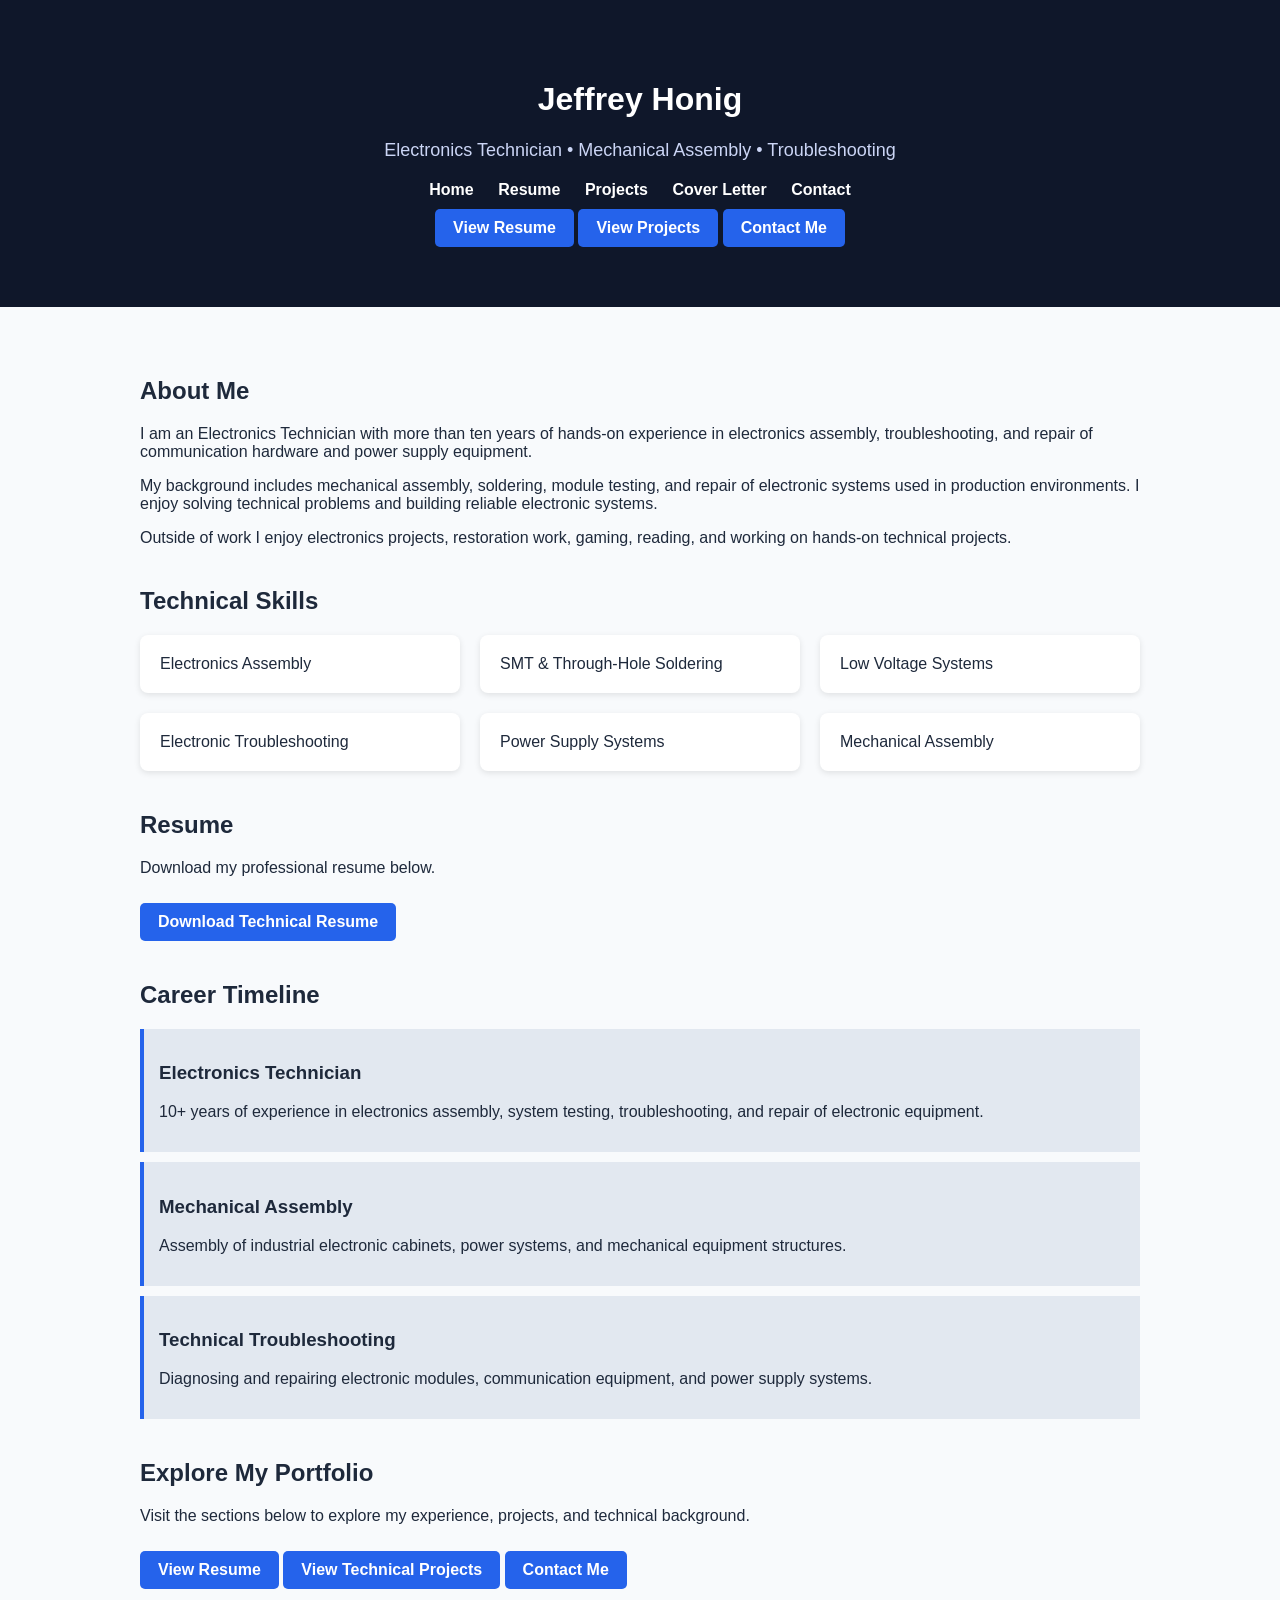
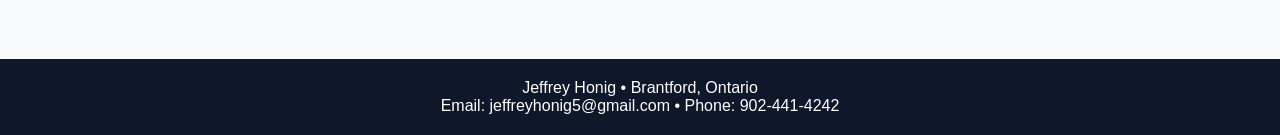
<file: index.html>
<!DOCTYPE html>
<html>

<head>

<title>Jeffrey Honig | Electronics Technician</title>

<meta name="description" content="Jeffrey Honig Electronics Technician portfolio. Experience in electronics assembly, troubleshooting, power systems, and mechanical assembly.">

<meta name="keywords" content="Jeffrey Honig, electronics technician, electronics assembly, soldering, troubleshooting, power supplies, mechanical assembly">

<meta name="author" content="Jeffrey Honig">

<meta name="viewport" content="width=device-width, initial-scale=1.0">

<link rel="stylesheet" href="style.css">

</head>

<body>

<header class="hero">

<h1>Jeffrey Honig</h1>

<p class="subtitle">
Electronics Technician • Mechanical Assembly • Troubleshooting
</p>

<nav>
<a href="index.html">Home</a>
<a href="resume.html">Resume</a>
<a href="projects.html">Projects</a>
<a href="cover-letter.html">Cover Letter</a>
<a href="contact.html">Contact</a>
</nav>

<div class="hero-buttons">

<a class="button" href="resume.html">View Resume</a>

<a class="button" href="projects.html">View Projects</a>

<a class="button" href="contact.html">Contact Me</a>

</div>

</header>

<div class="container">

<h2>About Me</h2>

<p>
I am an Electronics Technician with more than ten years of hands-on experience
in electronics assembly, troubleshooting, and repair of communication hardware
and power supply equipment.
</p>

<p>
My background includes mechanical assembly, soldering, module testing, and
repair of electronic systems used in production environments. I enjoy solving
technical problems and building reliable electronic systems.
</p>

<p>
Outside of work I enjoy electronics projects, restoration work, gaming,
reading, and working on hands-on technical projects.
</p>


<h2>Technical Skills</h2>

<div class="grid">

<div class="card">Electronics Assembly</div>

<div class="card">SMT & Through-Hole Soldering</div>

<div class="card">Low Voltage Systems</div>

<div class="card">Electronic Troubleshooting</div>

<div class="card">Power Supply Systems</div>

<div class="card">Mechanical Assembly</div>

</div>


<h2>Resume</h2>

<p>
Download my professional resume below.
</p>

<a class="button" href="jeffrey-honig-technical-resume.pdf">
Download Technical Resume
</a>


<h2>Career Timeline</h2>

<div class="timeline">

<div class="timeline-item">

<h3>Electronics Technician</h3>

<p>
10+ years of experience in electronics assembly, system testing,
troubleshooting, and repair of electronic equipment.
</p>

</div>


<div class="timeline-item">

<h3>Mechanical Assembly</h3>

<p>
Assembly of industrial electronic cabinets, power systems,
and mechanical equipment structures.
</p>

</div>


<div class="timeline-item">

<h3>Technical Troubleshooting</h3>

<p>
Diagnosing and repairing electronic modules, communication
equipment, and power supply systems.
</p>

</div>

</div>


<h2>Explore My Portfolio</h2>

<p>
Visit the sections below to explore my experience, projects,
and technical background.
</p>

<a class="button" href="resume.html">View Resume</a>

<a class="button" href="projects.html">View Technical Projects</a>

<a class="button" href="contact.html">Contact Me</a>

</div>

<footer>

Jeffrey Honig • Brantford, Ontario<br>

Email: jeffreyhonig5@gmail.com • Phone: 902-441-4242

</footer>

</body>

</html>
</file>
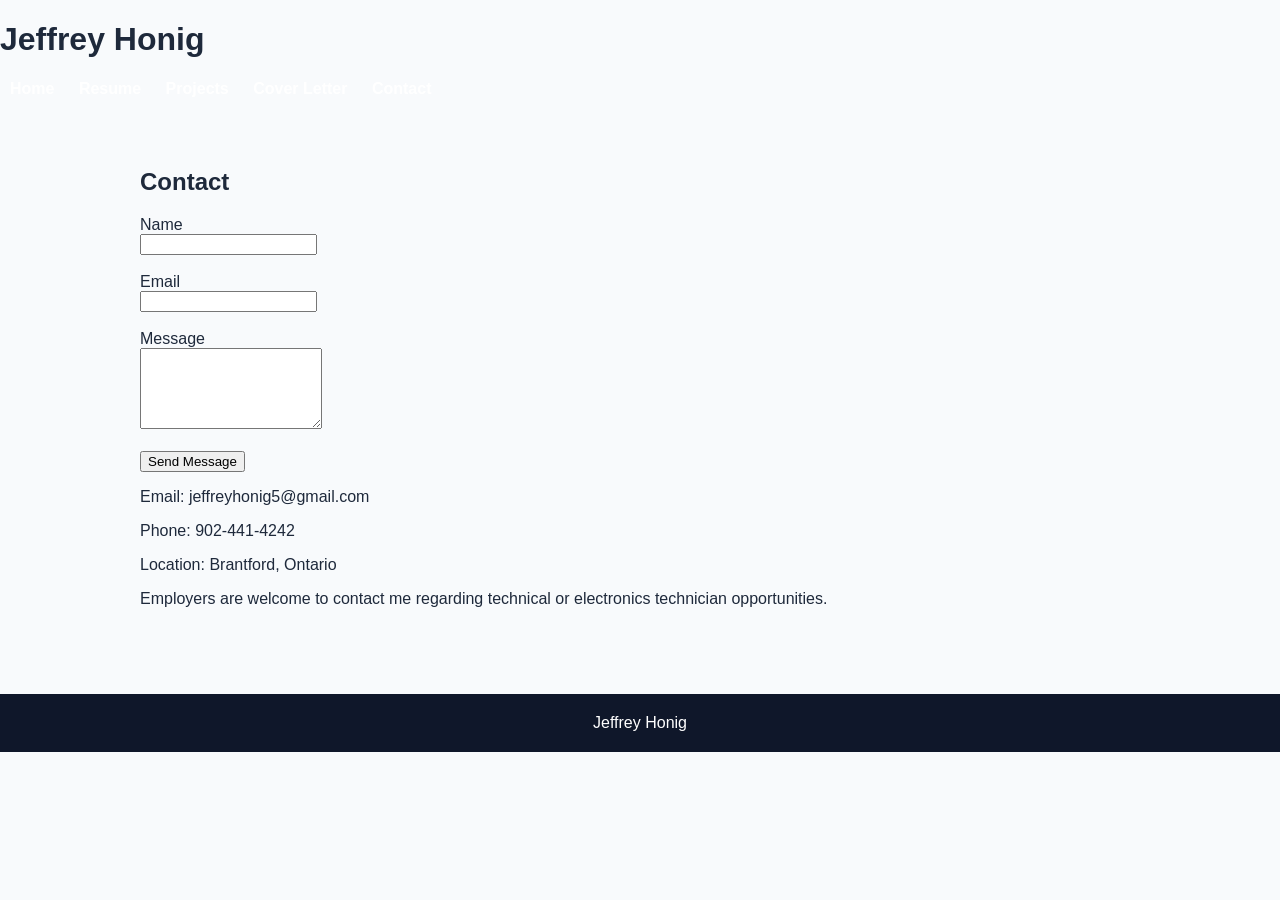
<file: contact.html>
<!DOCTYPE html>
<html>
<head>
<title>Contact | Jeffrey Honig</title>
<link rel="stylesheet" href="style.css">
</head>

<body>

<header>

<h1>Jeffrey Honig</h1>

<nav>
<a href="index.html">Home</a>
<a href="resume.html">Resume</a>
<a href="projects.html">Projects</a>
<a href="cover-letter.html">Cover Letter</a>
<a href="contact.html">Contact</a>
</nav>

</header>

<div class="container">

<h2>Contact</h2>
<form action="https://formspree.io/f/maqpbybr" method="POST">

<label>Name</label><br>
<input type="text" name="name" required><br><br>

<label>Email</label><br>
<input type="email" name="email" required><br><br>

<label>Message</label><br>
<textarea name="message" rows="5" required></textarea><br><br>

<button type="submit">Send Message</button>

</form>
<p>Email: jeffreyhonig5@gmail.com</p>
<p>Phone: 902-441-4242</p>
<p>Location: Brantford, Ontario</p>

<p>
Employers are welcome to contact me regarding technical or electronics
technician opportunities.
</p>

</div>

<footer>

Jeffrey Honig

</footer>

</body>
</html>
</file>
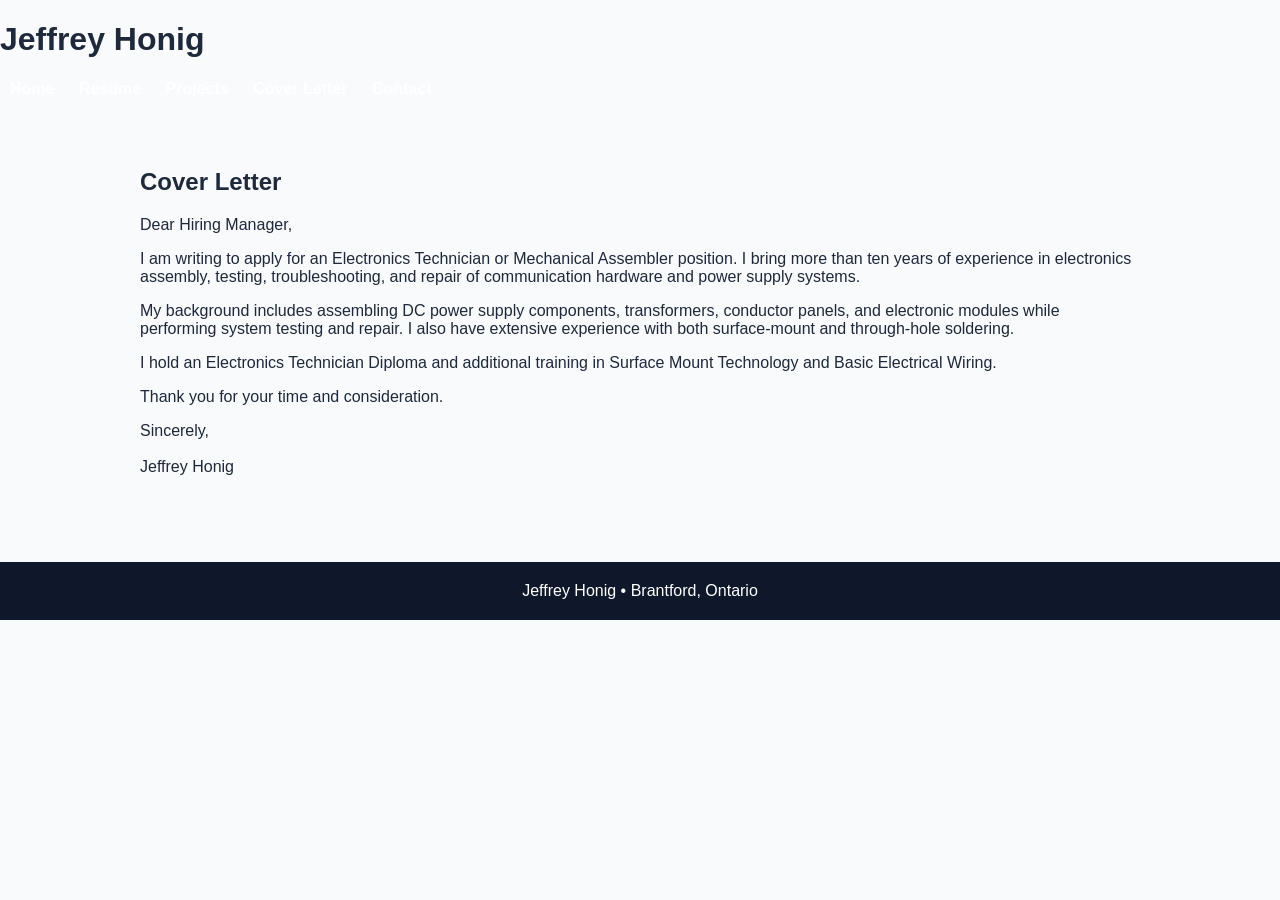
<file: cover-letter.html>
<!DOCTYPE html>
<html>

<head>
<title>Cover Letter | Jeffrey Honig</title>
<link rel="stylesheet" href="style.css">
</head>

<body>

<header>

<h1>Jeffrey Honig</h1>

<nav>
<a href="index.html">Home</a>
<a href="resume.html">Resume</a>
<a href="projects.html">Projects</a>
<a href="cover-letter.html">Cover Letter</a>
<a href="contact.html">Contact</a>
</nav>

</header>

<div class="container">

<h2>Cover Letter</h2>

<p>Dear Hiring Manager,</p>

<p>
I am writing to apply for an Electronics Technician or Mechanical Assembler
position. I bring more than ten years of experience in electronics assembly,
testing, troubleshooting, and repair of communication hardware and power
supply systems.
</p>

<p>
My background includes assembling DC power supply components, transformers,
conductor panels, and electronic modules while performing system testing and
repair. I also have extensive experience with both surface-mount and
through-hole soldering.
</p>

<p>
I hold an Electronics Technician Diploma and additional training in Surface
Mount Technology and Basic Electrical Wiring.
</p>

<p>
Thank you for your time and consideration.</p>

<p>
Sincerely,<br><br>
Jeffrey Honig
</p>

</div>

<footer>
Jeffrey Honig • Brantford, Ontario
</footer>

</body>

</html>
</file>
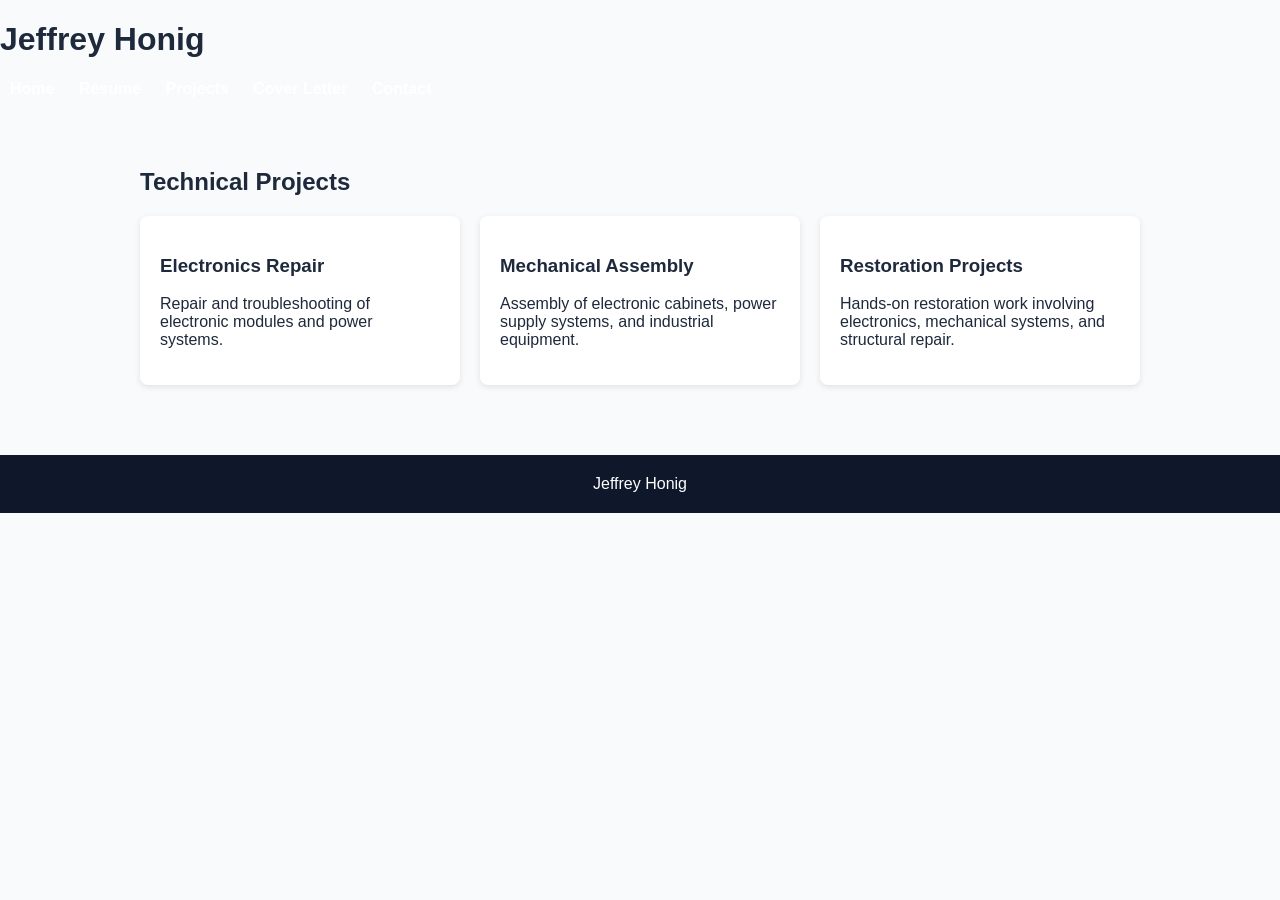
<file: projects.html>
<!DOCTYPE html>
<html>
<head>
<title>Projects | Jeffrey Honig</title>
<link rel="stylesheet" href="style.css">
</head>

<body>

<header>

<h1>Jeffrey Honig</h1>

<nav>
<a href="index.html">Home</a>
<a href="resume.html">Resume</a>
<a href="projects.html">Projects</a>
<a href="cover-letter.html">Cover Letter</a>
<a href="contact.html">Contact</a>
</nav>

</header>

<div class="container">

<h2>Technical Projects</h2>

<div class="grid">

<div class="card">
<h3>Electronics Repair</h3>
<p>Repair and troubleshooting of electronic modules and power systems.</p>
</div>

<div class="card">
<h3>Mechanical Assembly</h3>
<p>Assembly of electronic cabinets, power supply systems, and industrial equipment.</p>
</div>

<div class="card">
<h3>Restoration Projects</h3>
<p>Hands-on restoration work involving electronics, mechanical systems, and structural repair.</p>
</div>

</div>

</div>

<footer>

Jeffrey Honig

</footer>

</body>
</html>
</file>
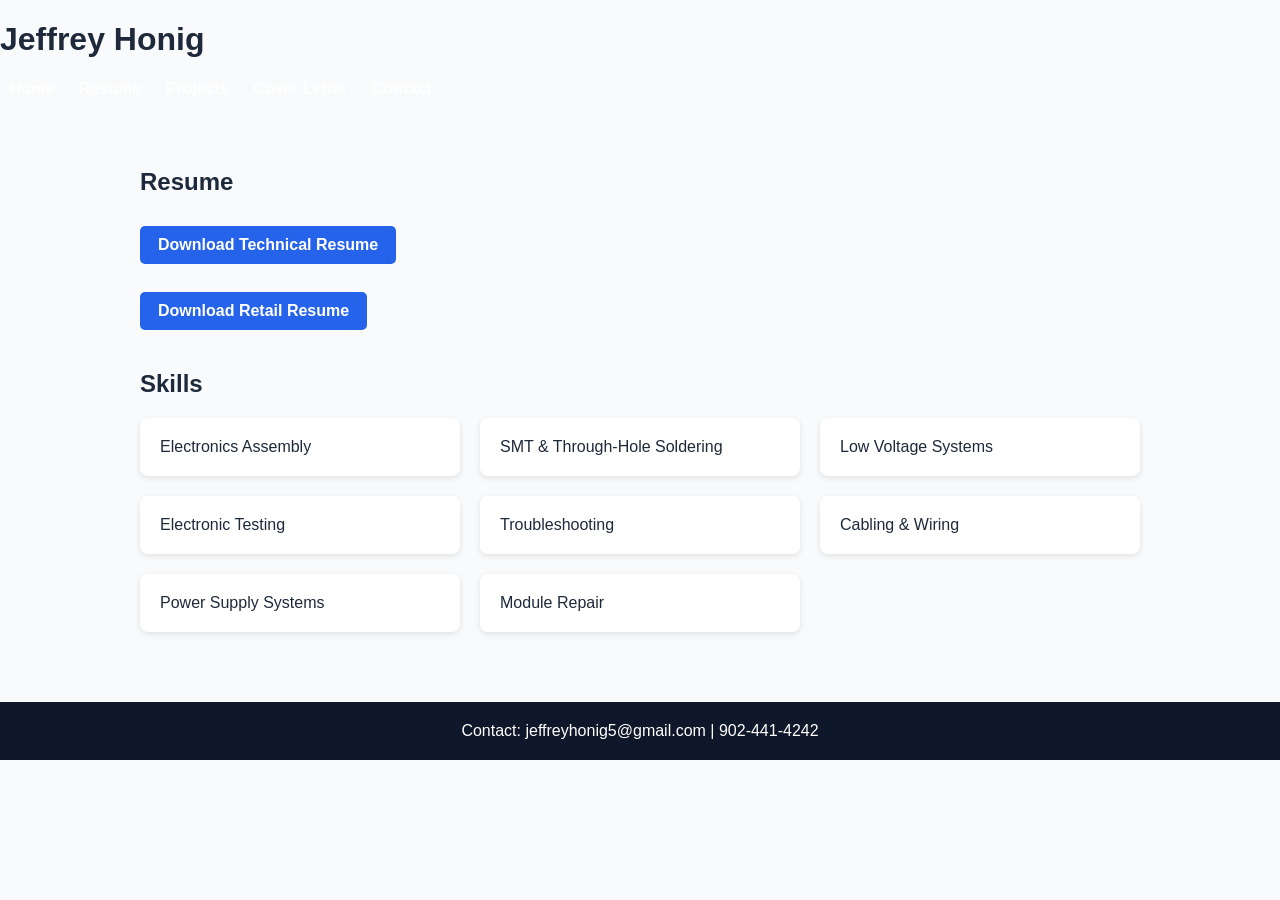
<file: resume.html>
<!DOCTYPE html>
<html>
<head>
<title>Resume | Jeffrey Honig</title>
<link rel="stylesheet" href="style.css">
</head>

<body>

<header>

<h1>Jeffrey Honig</h1>

<nav>
<a href="index.html">Home</a>
<a href="resume.html">Resume</a>
<a href="projects.html">Projects</a>
<a href="cover-letter.html">Cover Letter</a>
<a href="contact.html">Contact</a>
</nav>

</header>

<div class="container">

<h2>Resume</h2>

<a class="button" href="jeffrey-honig-technical-resume.pdf">
Download Technical Resume
</a>

<br><br>

<a class="button" href="jeffrey-honig-retail-resume.pdf">
Download Retail Resume
</a>

<h2>Skills</h2>

<div class="grid">

<div class="card">Electronics Assembly</div>
<div class="card">SMT & Through-Hole Soldering</div>
<div class="card">Low Voltage Systems</div>
<div class="card">Electronic Testing</div>
<div class="card">Troubleshooting</div>
<div class="card">Cabling & Wiring</div>
<div class="card">Power Supply Systems</div>
<div class="card">Module Repair</div>

</div>

</div>

<footer>

Contact: jeffreyhonig5@gmail.com | 902-441-4242

</footer>

</body>
</html>
</file>
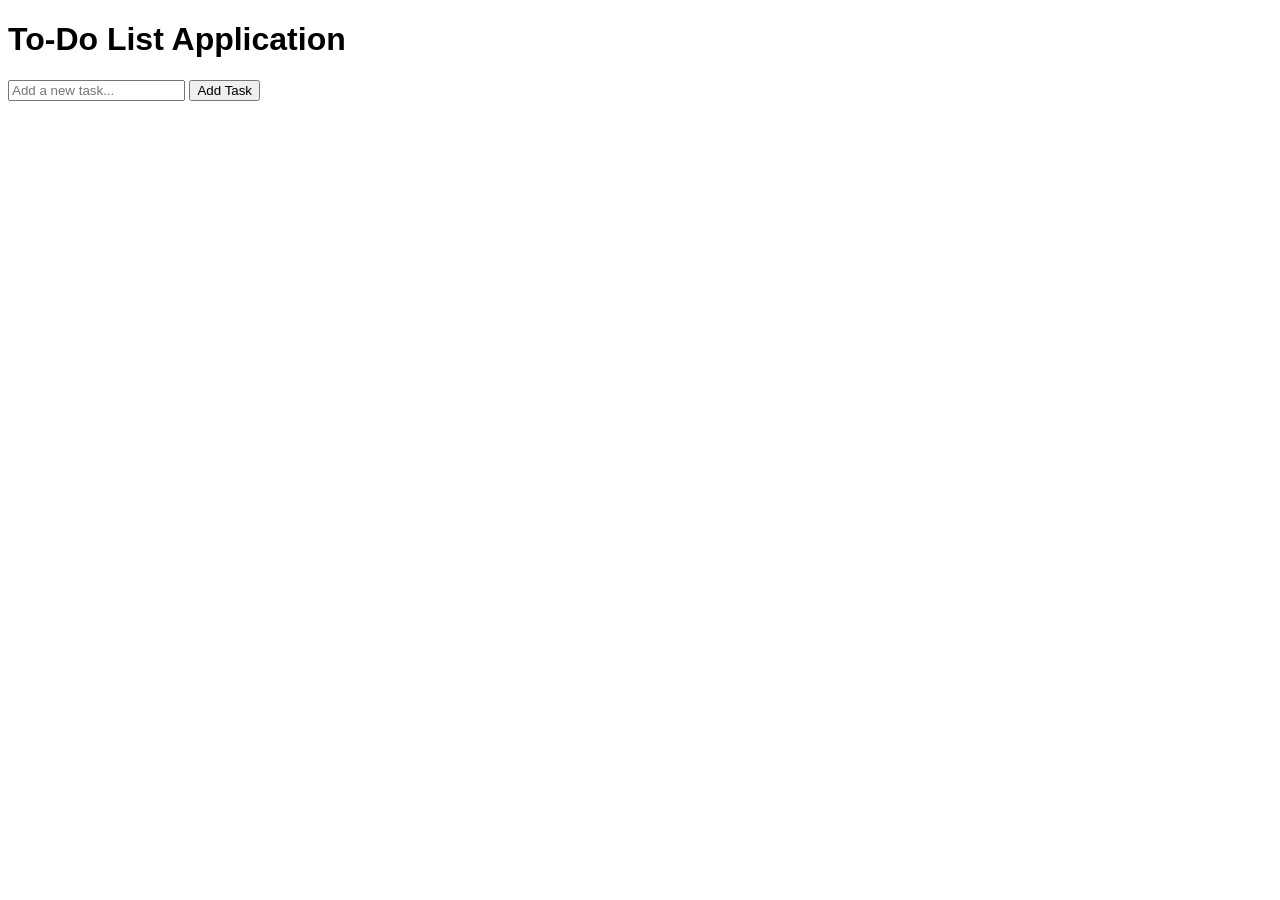
<file: todolist.html>
<!DOCTYPE html>
<html lang="en">
<head>
    <meta charset="UTF-8">
    <meta name="viewport" content="width=device-width, initial-scale=1.0">
    <title>To-Do List</title>
    <style>
        body { font-family: Arial, sans-serif; }
        #todolist { margin-top: 20px; }
        li { margin: 5px 0; }
    </style>
</head>
<body>
    <h1>To-Do List Application</h1>
    <input type="text" id="task" placeholder="Add a new task...">
    <button onclick="addTask()">Add Task</button>
    <ul id="todolist"></ul>

    <script>
        function addTask() {
            var taskInput = document.getElementById('task');
            var taskValue = taskInput.value;
            if (taskValue) {
                var li = document.createElement('li');
                li.textContent = taskValue;
                document.getElementById('todolist').appendChild(li);
                taskInput.value = '';
            }
        }
    </script>
</body>
</html>
</file>
<file: style.css>
body{
font-family:Arial, Helvetica, sans-serif;
margin:0;
background:#f8fafc;
color:#1e293b;
}

.hero{
background:#0f172a;
color:white;
text-align:center;
padding:60px 20px;
}

.subtitle{
margin-top:10px;
font-size:18px;
color:#cbd5f5;
}

nav{
margin-top:20px;
}

nav a{
color:white;
text-decoration:none;
margin:0 10px;
font-weight:bold;
}

.container{
max-width:1000px;
margin:auto;
padding:30px;
}

h2{
margin-top:40px;
}

.grid{
display:grid;
grid-template-columns:repeat(auto-fit,minmax(250px,1fr));
gap:20px;
margin-top:20px;
}

.card{
background:white;
padding:20px;
border-radius:8px;
box-shadow:0 2px 6px rgba(0,0,0,0.1);
}

.button{
display:inline-block;
background:#2563eb;
color:white;
padding:10px 18px;
margin-top:10px;
border-radius:5px;
text-decoration:none;
font-weight:bold;
}

.button:hover{
background:#1d4ed8;
}

.timeline{
margin-top:20px;
}

.timeline-item{
background:#e2e8f0;
padding:15px;
margin-bottom:10px;
border-left:4px solid #2563eb;
}

.gallery{
display:grid;
grid-template-columns:repeat(auto-fit,minmax(250px,1fr));
gap:15px;
margin-top:20px;
}

.gallery img{
width:100%;
border-radius:6px;
}

footer{
background:#0f172a;
color:white;
text-align:center;
padding:20px;
margin-top:40px;
}
</file>
